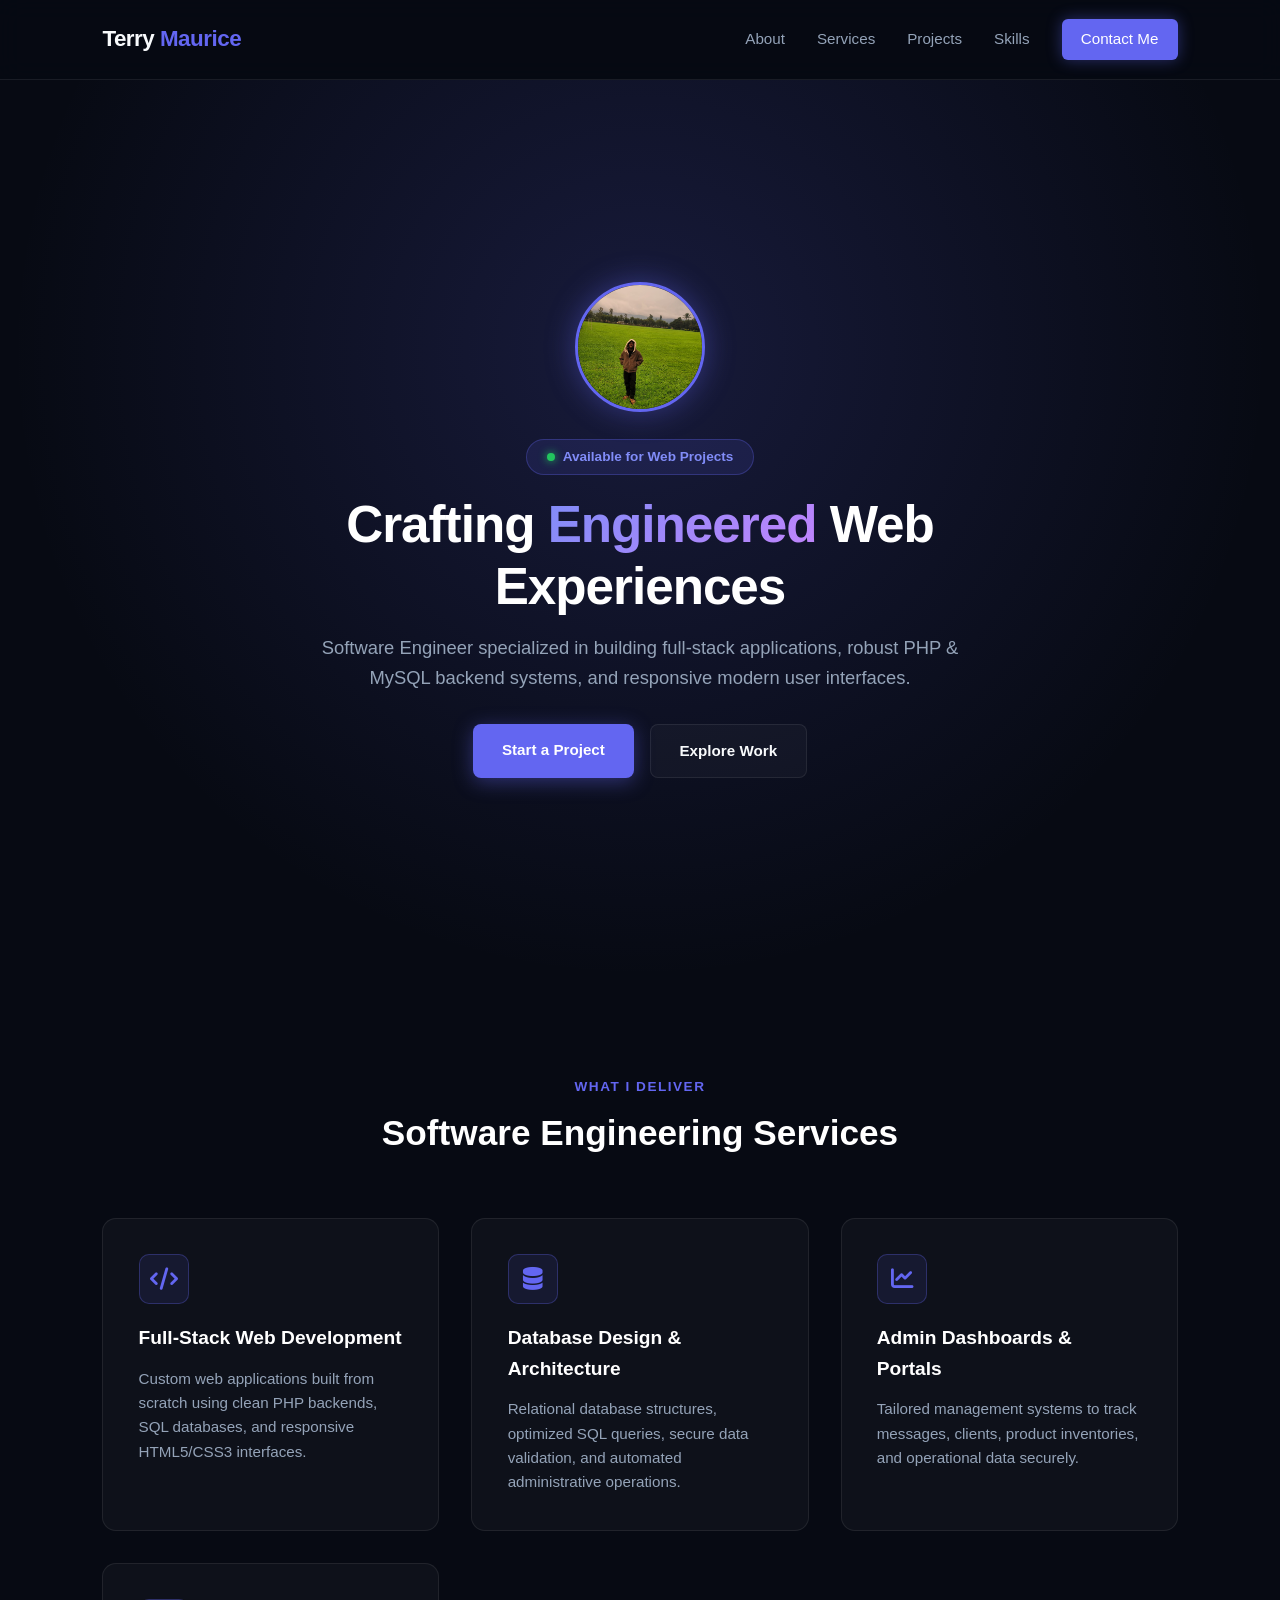
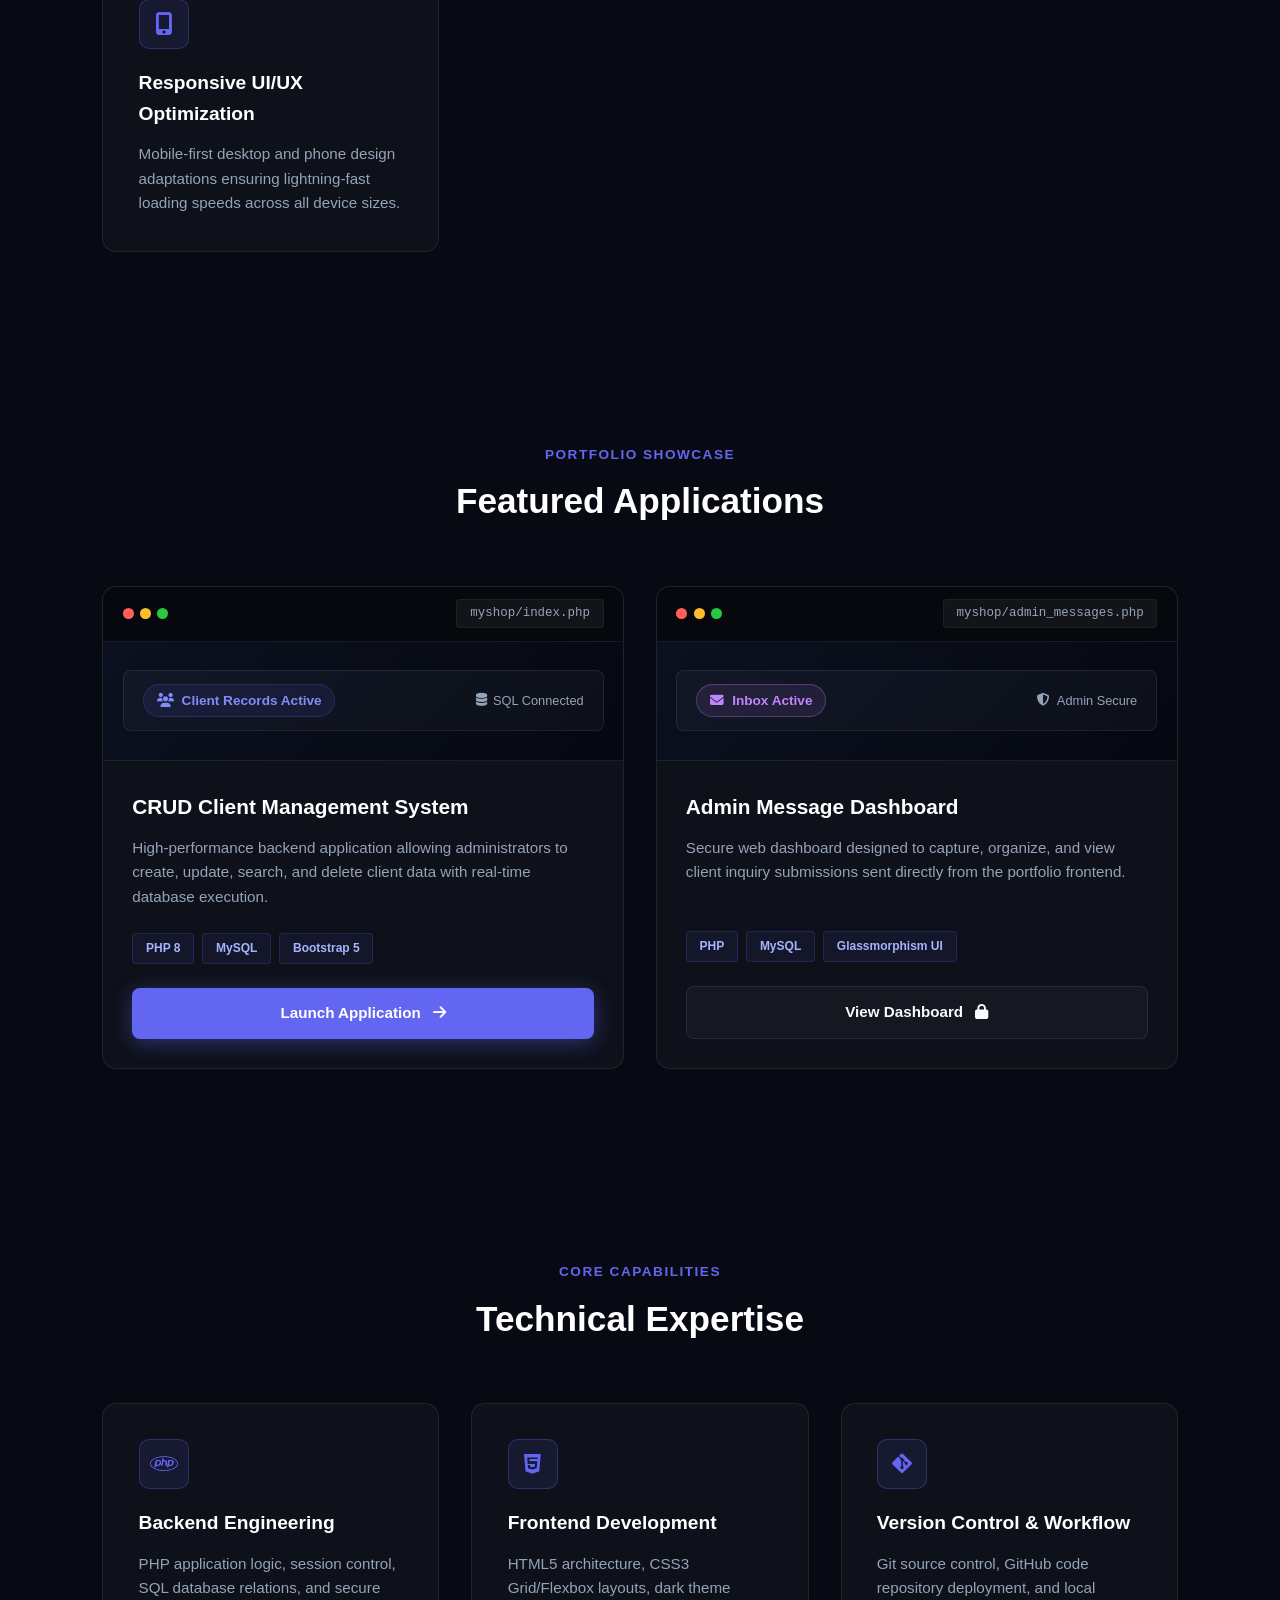
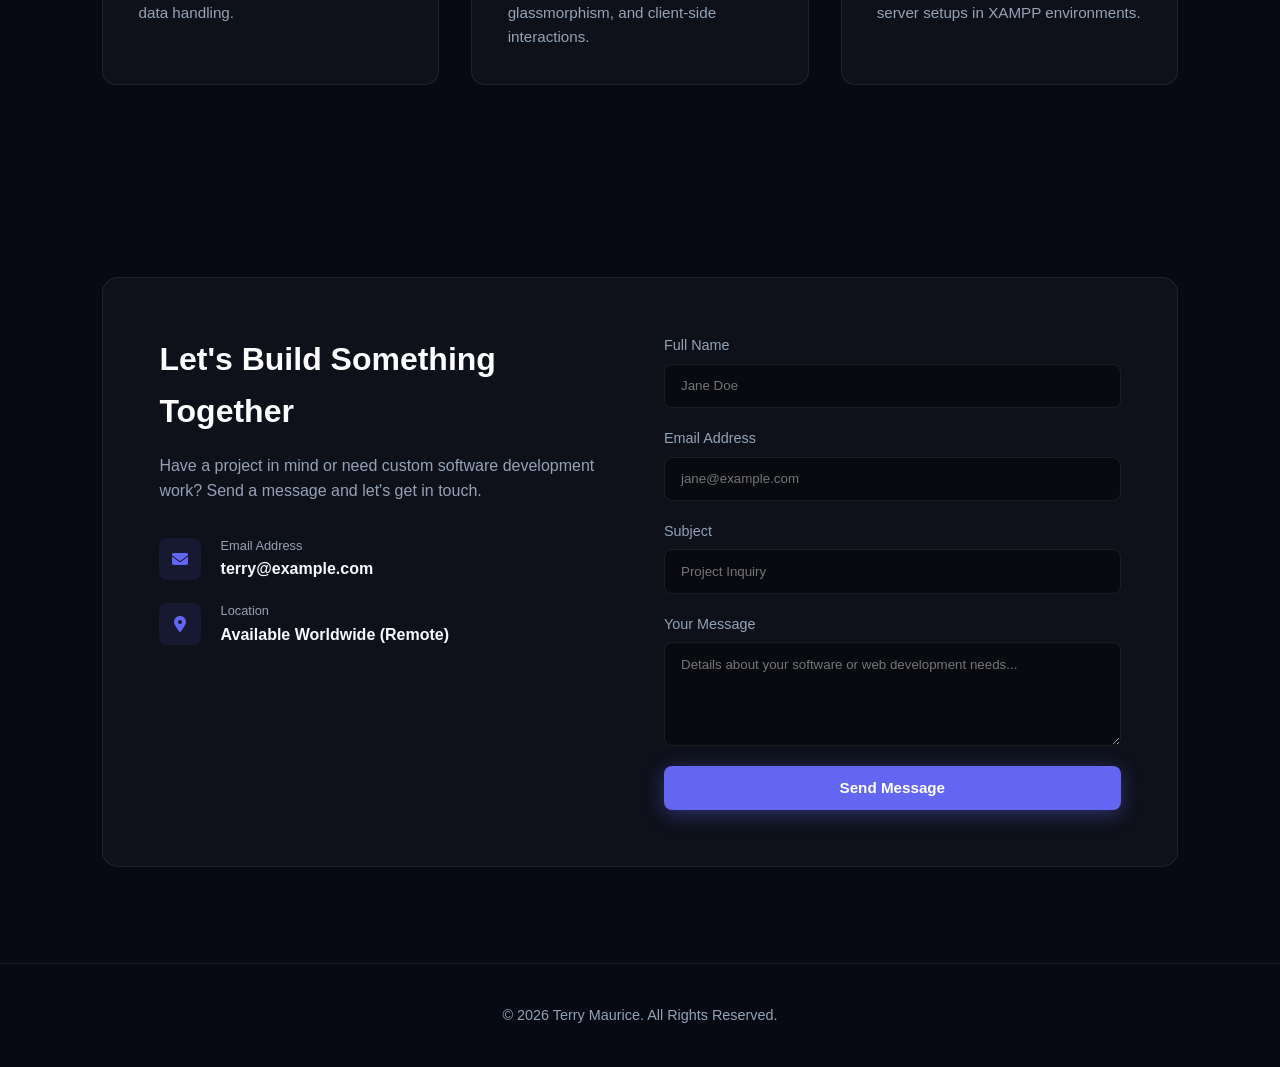
<file: index.html>
<!DOCTYPE html>
<html lang="en">
<head>
    <meta charset="UTF-8">
    <meta name="viewport" content="width=device-width, initial-scale=1.0">
    <title>Terry Maurice | Software Engineer & Full-Stack Developer</title>
    <!-- Font Awesome Icons -->
    <link rel="stylesheet" href="https://cdnjs.cloudflare.com/ajax/libs/font-awesome/6.4.0/css/all.min.css">
    
    <style>
        :root {
            --bg-main: #070a13;
            --bg-card: rgba(255, 255, 255, 0.03);
            --bg-card-hover: rgba(255, 255, 255, 0.06);
            --accent: #6366f1;
            --accent-glow: rgba(99, 102, 241, 0.4);
            --accent-hover: #4f46e5;
            --text-primary: #f8fafc;
            --text-secondary: #94a3b8;
            --border: rgba(255, 255, 255, 0.08);
            --border-highlight: rgba(99, 102, 241, 0.3);
        }

        * {
            margin: 0;
            padding: 0;
            box-sizing: border-box;
            font-family: 'Segoe UI', Tahoma, Geneva, Verdana, sans-serif;
        }

        html, body {
            width: 100%;
            overflow-x: hidden;
            background-color: var(--bg-main) !important;
            color: var(--text-primary) !important;
            line-height: 1.6;
            scroll-behavior: smooth;
        }

        /* Header / Navbar */
        .navbar {
            display: flex;
            justify-content: space-between;
            align-items: center;
            padding: 1.2rem 8%;
            background: rgba(7, 10, 19, 0.85);
            backdrop-filter: blur(12px);
            position: sticky;
            top: 0;
            z-index: 1000;
            border-bottom: 1px solid var(--border);
        }

        .logo {
            font-size: 1.4rem;
            font-weight: 700;
            color: var(--text-primary);
            text-decoration: none;
            letter-spacing: -0.5px;
        }

        .logo span { color: var(--accent); }

        .nav-links {
            display: flex;
            align-items: center;
            gap: 2rem;
        }

        .nav-links a {
            color: var(--text-secondary);
            text-decoration: none;
            font-size: 0.95rem;
            font-weight: 500;
            transition: color 0.3s ease;
        }

        .nav-links a:hover { color: var(--text-primary); }

        .btn-nav {
            padding: 0.5rem 1.2rem;
            background: var(--accent);
            color: #fff !important;
            border-radius: 6px;
            box-shadow: 0 0 15px var(--accent-glow);
            transition: all 0.3s ease;
        }

        .btn-nav:hover {
            background: var(--accent-hover);
            transform: translateY(-1px);
        }

        /* Mobile Hamburger Icon */
        .mobile-toggle {
            display: none;
            font-size: 1.6rem;
            color: var(--text-primary);
            cursor: pointer;
            background: none;
            border: none;
            outline: none;
        }

        /* Hero Section (100vh Viewport Height) */
        .hero {
            min-height: 100vh;
            display: flex;
            align-items: center;
            justify-content: center;
            text-align: center;
            padding: 2rem 8%;
            background: radial-gradient(circle at 50% 30%, rgba(99, 102, 241, 0.18) 0%, rgba(7, 10, 19, 0) 70%);
        }

        .hero-content { 
            max-width: 800px; 
            width: 100%;
        }

        .profile-img {
            width: 130px;
            height: 130px;
            border-radius: 50%;
            border: 3px solid var(--accent);
            object-fit: cover;
            margin-bottom: 1.2rem;
            box-shadow: 0 0 30px var(--accent-glow);
        }

        .badge {
            background: rgba(99, 102, 241, 0.12);
            color: #818cf8;
            padding: 0.4rem 1.2rem;
            border-radius: 20px;
            font-size: 0.85rem;
            font-weight: 600;
            border: 1px solid var(--border-highlight);
            display: inline-flex;
            align-items: center;
            gap: 0.5rem;
        }

        .badge-dot {
            width: 8px;
            height: 8px;
            background: #22c55e;
            border-radius: 50%;
            box-shadow: 0 0 8px #22c55e;
        }

        .hero h1 {
            font-size: 3.2rem;
            margin: 1.2rem 0 1rem;
            line-height: 1.2;
            color: #ffffff;
            font-weight: 800;
            letter-spacing: -1px;
        }

        .hero h1 span {
    background: linear-gradient(135deg, #818cf8 0%, #c084fc 100%);
    -webkit-background-clip: text;
    background-clip: text;
    -webkit-text-fill-color: transparent;
}

        .hero p {
            color: var(--text-secondary);
            font-size: 1.15rem;
            margin-bottom: 2rem;
            max-width: 650px;
            margin-left: auto;
            margin-right: auto;
        }

        .hero-btns {
            display: flex;
            gap: 1rem;
            justify-content: center;
        }

        /* Buttons */
        .btn {
            padding: 0.85rem 1.8rem;
            border-radius: 8px;
            text-decoration: none;
            font-weight: 600;
            transition: all 0.3s ease;
            display: inline-block;
            border: none;
            cursor: pointer;
            font-size: 0.95rem;
        }

        .btn-primary { 
            background: var(--accent); 
            color: #fff;
            box-shadow: 0 4px 20px var(--accent-glow);
        }
        
        .btn-primary:hover { 
            background: var(--accent-hover);
            transform: translateY(-2px);
        }

        .btn-secondary {
            background: var(--bg-card);
            color: var(--text-primary);
            border: 1px solid var(--border);
        }
        
        .btn-secondary:hover { 
            background: var(--bg-card-hover);
            border-color: var(--text-secondary);
            transform: translateY(-2px);
        }

        /* Sections Structure */
        .section { padding: 6rem 8%; }

        .section-header {
            text-align: center;
            margin-bottom: 3.5rem;
        }

        .section-subtitle {
            color: var(--accent);
            font-weight: 700;
            text-transform: uppercase;
            font-size: 0.85rem;
            letter-spacing: 1.5px;
            margin-bottom: 0.5rem;
            display: block;
        }

        .section-title {
            font-size: 2.2rem;
            color: #ffffff;
            font-weight: 700;
        }

        .grid-container {
            display: grid;
            grid-template-columns: repeat(auto-fit, minmax(320px, 1fr));
            gap: 2rem;
        }

        /* Project Mockup Cards */
        .project-card {
            background: var(--bg-card);
            border: 1px solid var(--border);
            border-radius: 14px;
            overflow: hidden;
            display: flex;
            flex-direction: column;
            transition: all 0.3s ease;
        }

        .project-card:hover {
            transform: translateY(-6px);
            border-color: var(--border-highlight);
            box-shadow: 0 12px 30px rgba(0, 0, 0, 0.4);
        }

        .mockup-header {
            background: rgba(0, 0, 0, 0.5);
            padding: 0.8rem 1.2rem;
            display: flex;
            align-items: center;
            justify-content: space-between;
            border-bottom: 1px solid var(--border);
        }

        .mockup-dots {
            display: flex;
            gap: 0.4rem;
            align-items: center;
        }

        .dot { width: 11px; height: 11px; border-radius: 50%; display: inline-block; }
        .dot-red { background: #ff5f56; }
        .dot-yellow { background: #ffbd2e; }
        .dot-green { background: #27c93f; }

        .mockup-url { 
            font-size: 0.78rem; 
            color: var(--text-secondary); 
            font-family: 'Courier New', monospace;
            background: rgba(255, 255, 255, 0.05);
            padding: 0.2rem 0.8rem;
            border-radius: 4px;
            border: 1px solid rgba(255, 255, 255, 0.05);
        }

        /* Clean App Visual Preview Box */
        .mockup-preview {
            background: linear-gradient(135deg, #0b1120 0%, #050811 100%);
            padding: 1.8rem 1.2rem;
            border-bottom: 1px solid var(--border);
            display: flex;
            align-items: center;
            justify-content: center;
            min-height: 110px;
        }

        .app-preview-box {
            display: flex;
            align-items: center;
            justify-content: space-between;
            width: 100%;
            background: rgba(255, 255, 255, 0.03);
            border: 1px solid var(--border);
            padding: 0.8rem 1.2rem;
            border-radius: 8px;
        }

        .app-badge {
            font-size: 0.85rem;
            font-weight: 600;
            color: #818cf8;
            background: rgba(99, 102, 241, 0.1);
            border: 1px solid rgba(99, 102, 241, 0.2);
            padding: 0.3rem 0.8rem;
            border-radius: 20px;
            display: flex;
            align-items: center;
            gap: 0.5rem;
        }

        .app-status {
            font-size: 0.8rem;
            color: var(--text-secondary);
            display: flex;
            align-items: center;
            gap: 0.4rem;
        }

        .project-body {
            padding: 1.8rem;
            display: flex;
            flex-direction: column;
            flex-grow: 1;
        }

        .project-body h3 { 
            font-size: 1.3rem; 
            color: #fff; 
            margin-bottom: 0.8rem; 
        }

        .project-body p { 
            color: var(--text-secondary); 
            font-size: 0.95rem; 
            margin-bottom: 1.5rem; 
            flex-grow: 1; 
        }

        .tech-tags {
            display: flex;
            gap: 0.5rem;
            flex-wrap: wrap;
            margin-bottom: 1.5rem;
        }

        .tag {
            background: rgba(99, 102, 241, 0.08);
            color: #a5b4fc;
            font-size: 0.75rem;
            padding: 0.3rem 0.8rem;
            border-radius: 4px;
            border: 1px solid rgba(99, 102, 241, 0.2);
            font-weight: 600;
        }

        /* Services & Capability Cards */
        .service-card {
            background: var(--bg-card);
            border: 1px solid var(--border);
            padding: 2.2rem;
            border-radius: 14px;
            transition: all 0.3s ease;
        }

        .service-card:hover { 
            transform: translateY(-5px);
            background: var(--bg-card-hover);
            border-color: var(--border-highlight);
        }

        .service-icon {
            width: 50px;
            height: 50px;
            background: rgba(99, 102, 241, 0.1);
            border: 1px solid var(--border-highlight);
            border-radius: 10px;
            display: flex;
            align-items: center;
            justify-content: center;
            font-size: 1.4rem;
            color: var(--accent);
            margin-bottom: 1.2rem;
        }

        .service-card h3 { 
            margin-bottom: 0.8rem; 
            color: #fff; 
            font-size: 1.2rem;
        }

        .service-card p { 
            color: var(--text-secondary); 
            font-size: 0.95rem; 
        }

        /* Contact Section */
        .contact-container {
            display: grid;
            grid-template-columns: 1fr 1fr;
            gap: 3rem;
            background: var(--bg-card);
            border: 1px solid var(--border);
            padding: 3.5rem;
            border-radius: 16px;
        }

        .contact-info h2 {
            font-size: 2rem;
            color: #fff;
            margin-bottom: 1rem;
        }

        .contact-info p {
            color: var(--text-secondary);
            margin-bottom: 2rem;
        }

        .info-item {
            display: flex;
            align-items: center;
            gap: 1.2rem;
            margin-top: 1.2rem;
            color: var(--text-primary);
        }

        .info-icon {
            width: 42px;
            height: 42px;
            background: rgba(99, 102, 241, 0.1);
            border-radius: 8px;
            display: flex;
            align-items: center;
            justify-content: center;
            color: var(--accent);
        }

        .contact-form {
            display: flex;
            flex-direction: column;
            gap: 1.2rem;
        }

        .form-group {
            display: flex;
            flex-direction: column;
            gap: 0.4rem;
        }

        .form-group label { font-size: 0.9rem; color: var(--text-secondary); }

        .form-group input,
        .form-group textarea {
            width: 100%;
            padding: 0.85rem 1rem;
            background: rgba(0, 0, 0, 0.4);
            border: 1px solid var(--border);
            border-radius: 8px;
            color: #fff;
            outline: none;
            transition: border-color 0.3s ease;
        }

        .form-group input:focus,
        .form-group textarea:focus { 
            border-color: var(--accent); 
        }

        .btn-full { width: 100%; }

        /* Footer */
        footer {
            text-align: center;
            padding: 2.5rem;
            border-top: 1px solid var(--border);
            color: var(--text-secondary);
            font-size: 0.9rem;
        }

        /* Mobile Viewport Responsiveness (Pixel 7 / Phone View) */
        @media (max-width: 768px) {
            .navbar { padding: 1rem 5%; }

            .mobile-toggle { display: block; }

            .nav-links {
                display: none;
                flex-direction: column;
                position: absolute;
                top: 100%;
                left: 0;
                width: 100%;
                background: #0b1021;
                padding: 1.5rem 0;
                gap: 1.2rem;
                border-bottom: 1px solid var(--border);
                box-shadow: 0 10px 20px rgba(0,0,0,0.5);
            }

            .nav-links.active { display: flex; }

            .hero {
                min-height: 100vh;
                padding: 5rem 5% 3rem 5%;
            }

            .hero h1 { font-size: 2.3rem; line-height: 1.25; }
            .hero p { font-size: 1rem; }

            .hero-btns {
                flex-direction: column;
                gap: 0.8rem;
                width: 100%;
            }

            .hero-btns .btn { width: 100%; }
            .grid-container { grid-template-columns: 1fr; }
            .contact-container { grid-template-columns: 1fr; padding: 1.8rem; }
            .section { padding: 4rem 5%; }
        }
    </style>
</head>
<body>

    <!-- Header / Navbar -->
    <header class="navbar">
        <a href="#" class="logo">Terry<span> Maurice</span></a>
        
        <!-- Mobile Toggle Button -->
        <button class="mobile-toggle" id="menuToggle" aria-label="Toggle Navigation">
            <i class="fa-solid fa-bars"></i>
        </button>

        <nav class="nav-links" id="navLinks">
            <a href="#about">About</a>
            <a href="#services">Services</a>
            <a href="#projects">Projects</a>
            <a href="#skills">Skills</a>
            <a href="#contact" class="btn-nav">Contact Me</a>
        </nav>
    </header>

    <!-- Hero Section -->
    <section class="hero" id="about">
        <div class="hero-content">
            <img src="terry.jpeg.jpeg" alt="Terry Maurice" class="profile-img">
            <div>
                <span class="badge">
                    <span class="badge-dot"></span> Available for Web Projects
                </span>
            </div>
            <h1>Crafting <span>Engineered</span> Web Experiences</h1>
            <p>Software Engineer specialized in building full-stack applications, robust PHP & MySQL backend systems, and responsive modern user interfaces.</p>
            <div class="hero-btns">
                <a href="#contact" class="btn btn-primary">Start a Project</a>
                <a href="#projects" class="btn btn-secondary">Explore Work</a>
            </div>
        </div>
    </section>

    <!-- What I Offer (Services Section) -->
    <section class="section" id="services">
        <div class="section-header">
            <span class="section-subtitle">What I Deliver</span>
            <h2 class="section-title">Software Engineering Services</h2>
        </div>
        <div class="grid-container">
            
            <div class="service-card">
                <div class="service-icon"><i class="fa-solid fa-code"></i></div>
                <h3>Full-Stack Web Development</h3>
                <p>Custom web applications built from scratch using clean PHP backends, SQL databases, and responsive HTML5/CSS3 interfaces.</p>
            </div>

            <div class="service-card">
                <div class="service-icon"><i class="fa-solid fa-database"></i></div>
                <h3>Database Design & Architecture</h3>
                <p>Relational database structures, optimized SQL queries, secure data validation, and automated administrative operations.</p>
            </div>

            <div class="service-card">
                <div class="service-icon"><i class="fa-solid fa-chart-line"></i></div>
                <h3>Admin Dashboards & Portals</h3>
                <p>Tailored management systems to track messages, clients, product inventories, and operational data securely.</p>
            </div>

            <div class="service-card">
                <div class="service-icon"><i class="fa-solid fa-mobile-screen-button"></i></div>
                <h3>Responsive UI/UX Optimization</h3>
                <p>Mobile-first desktop and phone design adaptations ensuring lightning-fast loading speeds across all device sizes.</p>
            </div>

        </div>
    </section>

    <!-- Projects Showcase Section -->
    <section class="section" id="projects">
        <div class="section-header">
            <span class="section-subtitle">Portfolio Showcase</span>
            <h2 class="section-title">Featured Applications</h2>
        </div>
        <div class="grid-container">
            
            <!-- Project 1: CRUD Shop -->
            <div class="project-card">
                <div class="mockup-header">
                    <div class="mockup-dots">
                        <span class="dot dot-red"></span>
                        <span class="dot dot-yellow"></span>
                        <span class="dot dot-green"></span>
                    </div>
                    <span class="mockup-url">myshop/index.php</span>
                </div>
                <!-- Clean UI Interface Preview -->
                <div class="mockup-preview">
                    <div class="app-preview-box">
                        <div class="app-badge"><i class="fa-solid fa-users"></i> Client Records Active</div>
                        <div class="app-status"><i class="fa-solid fa-database"></i> SQL Connected</div>
                    </div>
                </div>
                <div class="project-body">
                    <h3>CRUD Client Management System</h3>
                    <p>High-performance backend application allowing administrators to create, update, search, and delete client data with real-time database execution.</p>
                    <div class="tech-tags">
                        <span class="tag">PHP 8</span>
                        <span class="tag">MySQL</span>
                        <span class="tag">Bootstrap 5</span>
                    </div>
                    <a href="index.php" class="btn btn-primary" style="text-align: center;">Launch Application <i class="fa-solid fa-arrow-right" style="margin-left: 0.5rem;"></i></a>
                </div>
            </div>

            <!-- Project 2: Admin Dashboard -->
            <div class="project-card">
                <div class="mockup-header">
                    <div class="mockup-dots">
                        <span class="dot dot-red"></span>
                        <span class="dot dot-yellow"></span>
                        <span class="dot dot-green"></span>
                    </div>
                    <span class="mockup-url">myshop/admin_messages.php</span>
                </div>
                <!-- Clean UI Interface Preview -->
                <div class="mockup-preview">
                    <div class="app-preview-box">
                        <div class="app-badge" style="color: #c084fc; border-color: rgba(192, 132, 252, 0.3); background: rgba(192, 132, 252, 0.1);">
                            <i class="fa-solid fa-envelope"></i> Inbox Active
                        </div>
                        <div class="app-status"><i class="fa-solid fa-shield-halved"></i> Admin Secure</div>
                    </div>
                </div>
                <div class="project-body">
                    <h3>Admin Message Dashboard</h3>
                    <p>Secure web dashboard designed to capture, organize, and view client inquiry submissions sent directly from the portfolio frontend.</p>
                    <div class="tech-tags">
                        <span class="tag">PHP</span>
                        <span class="tag">MySQL</span>
                        <span class="tag">Glassmorphism UI</span>
                    </div>
                    <a href="admin_messages.php" class="btn btn-secondary" style="text-align: center;">View Dashboard <i class="fa-solid fa-lock" style="margin-left: 0.5rem;"></i></a>
                </div>
            </div>

        </div>
    </section>

    <!-- Technical Skills Section -->
    <section class="section" id="skills">
        <div class="section-header">
            <span class="section-subtitle">Core Capabilities</span>
            <h2 class="section-title">Technical Expertise</h2>
        </div>
        <div class="grid-container">
            <div class="service-card">
                <i class="fa-brands fa-php service-icon"></i>
                <h3>Backend Engineering</h3>
                <p>PHP application logic, session control, SQL database relations, and secure data handling.</p>
            </div>
            <div class="service-card">
                <i class="fa-brands fa-html5 service-icon"></i>
                <h3>Frontend Development</h3>
                <p>HTML5 architecture, CSS3 Grid/Flexbox layouts, dark theme glassmorphism, and client-side interactions.</p>
            </div>
            <div class="service-card">
                <i class="fa-brands fa-git-alt service-icon"></i>
                <h3>Version Control & Workflow</h3>
                <p>Git source control, GitHub code repository deployment, and local server setups in XAMPP environments.</p>
            </div>
        </div>
    </section>

    <!-- Contact Form Section -->
    <section class="section" id="contact">
        <div class="contact-container">
            <div class="contact-info">
                <h2>Let's Build Something Together</h2>
                <p>Have a project in mind or need custom software development work? Send a message and let's get in touch.</p>
                
                <div class="info-item">
                    <div class="info-icon"><i class="fa-solid fa-envelope"></i></div>
                    <div>
                        <span style="font-size: 0.8rem; color: var(--text-secondary); display: block;">Email Address</span>
                        <strong>terry@example.com</strong>
                    </div>
                </div>

                <div class="info-item">
                    <div class="info-icon"><i class="fa-solid fa-location-dot"></i></div>
                    <div>
                        <span style="font-size: 0.8rem; color: var(--text-secondary); display: block;">Location</span>
                        <strong>Available Worldwide (Remote)</strong>
                    </div>
                </div>
            </div>

            <form action="contact.php" method="POST" class="contact-form">
                <div class="form-group">
                    <label for="name">Full Name</label>
                    <input type="text" id="name" name="name" placeholder="Jane Doe" required>
                </div>
                <div class="form-group">
                    <label for="email">Email Address</label>
                    <input type="email" id="email" name="email" placeholder="jane@example.com" required>
                </div>
                <div class="form-group">
                    <label for="subject">Subject</label>
                    <input type="text" id="subject" name="subject" placeholder="Project Inquiry" required>
                </div>
                <div class="form-group">
                    <label for="message">Your Message</label>
                    <textarea id="message" name="message" rows="5" placeholder="Details about your software or web development needs..." required></textarea>
                </div>
                <button type="submit" class="btn btn-primary btn-full">Send Message</button>
            </form>
        </div>
    </section>

    <footer>
        <p>&copy; 2026 Terry Maurice. All Rights Reserved.</p>
    </footer>

    <!-- Mobile Menu Toggle Script -->
    <script>
        const menuToggle = document.getElementById('menuToggle');
        const navLinks = document.getElementById('navLinks');

        menuToggle.addEventListener('click', () => {
            navLinks.classList.toggle('active');
        });

        document.querySelectorAll('.nav-links a').forEach(link => {
            link.addEventListener('click', () => {
                navLinks.classList.remove('active');
            });
        });
    </script>
</body>
</html>
</file>
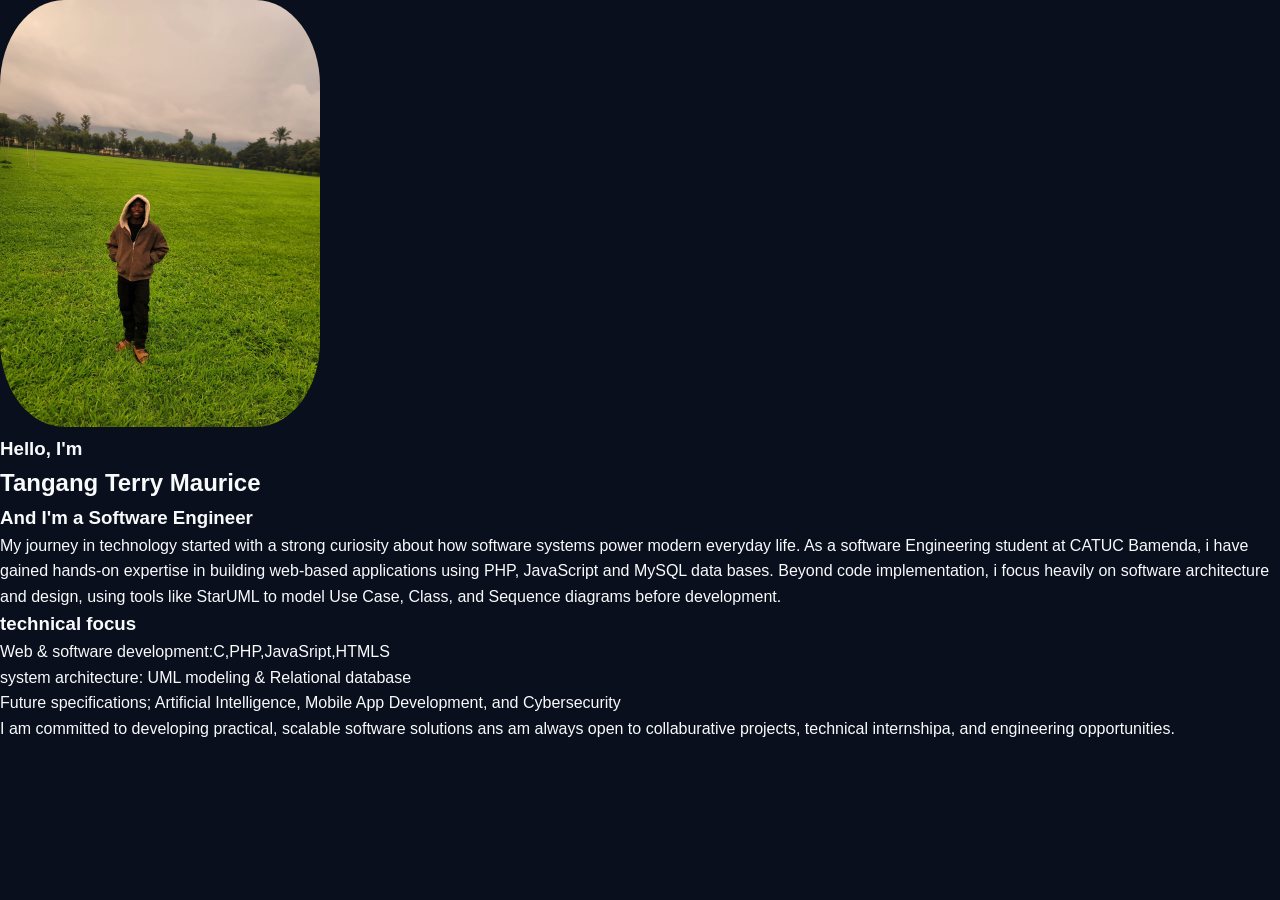
<file: readmi.html>
<!DOCTYPE html>
<html lang="en">
<head>
    <meta charset="UTF-8">
    <meta name="viewport" content="width=device-width, initial-scale=1.0">
    <title>read more</title>
    <link rel="stylesheet" href="style.css"/>

</head>
<body>
     <section class="home" id="home">
        <div class="home-img">
            <img alt="profile" src="terry.jpeg.jpeg"/>
        </div>
        <div class="home-content">
            <h3>Hello, I'm</h3>
            <h1>Tangang Terry Maurice</h1>
            <h3>And I'm a Software Engineer <span class="multiple-text"></span></h3>

    <div class="readmi">
<p>My journey in technology started with a strong curiosity about how software systems power modern everyday life. As a software Engineering student at CATUC Bamenda, i have gained hands-on expertise in building web-based applications using PHP, JavaScript and MySQL data bases.
    Beyond code implementation, i focus heavily on software architecture and design, using tools like StarUML to model Use Case, Class, and Sequence diagrams before development.
       
    <n>
    <h3>technical focus</h3></n>
    
        <ul>
            <li>Web & software development:C,PHP,JavaSript,HTMLS</li>
          <li> system architecture: UML modeling & Relational database</li>
           <li> Future specifications; Artificial Intelligence, Mobile App Development, and Cybersecurity </li>
        </ul>
     I am committed to developing practical, scalable software solutions ans am always open to collaburative projects, technical internshipa, and engineering opportunities.
</p>

    </div>
</body>
</html>

<style>

    .home-img img {
    width: 25vw;
    animation: floatImage 4s ease-in-out infinite;
    border-radius: 20%;
    box-shadow: 0 0 25px var(--main-color);
    cursor: pointer;
    transition: 0.4s ease-in-out;
}
</style>
</file>
<file: style.css>
:root {
        --bg-main: #0a0f1d;
        --bg-card: rgba(255, 255, 255, 0.04);
        --accent: #6366f1;
        --accent-hover: #4f46e5;
        --text-primary: #f8fafc;
        --text-secondary: #94a3b8;
        --border: rgba(255, 255, 255, 0.08);
    }

    * {
        margin: 0;
        padding: 0;
        box-sizing: border-box;
        font-family: 'Segoe UI', Tahoma, Geneva, Verdana, sans-serif;
    }

    html, body {
        width: 100%;
        overflow-x: hidden;
        background-color: var(--bg-main) !important;
        color: var(--text-primary) !important;
        line-height: 1.6;
        scroll-behavior: smooth;
    }

    /* Navigation Bar */
    .navbar {
        display: flex;
        justify-content: space-between;
        align-items: center;
        padding: 1.2rem 8%;
        background: rgba(10, 15, 29, 0.95);
        backdrop-filter: blur(10px);
        position: sticky;
        top: 0;
        z-index: 1000;
        border-bottom: 1px solid var(--border);
    }

    .logo {
        font-size: 1.4rem;
        font-weight: 700;
        color: var(--text-primary);
        text-decoration: none;
    }

    .logo span { 
        color: var(--accent); 
    }

    .nav-links {
        display: flex;
        align-items: center;
        gap: 2rem;
    }

    .nav-links a {
        color: var(--text-secondary);
        text-decoration: none;
        transition: color 0.3s ease;
    }

    .nav-links a:hover { 
        color: var(--text-primary); 
    }

    .btn-nav {
        padding: 0.5rem 1.2rem;
        background: var(--accent);
        color: #fff !important;
        border-radius: 6px;
        transition: background 0.3s ease;
    }

    .btn-nav:hover {
        background: var(--accent-hover);
    }

    /* Hero Section (Full Viewport Height) */
    .hero {
        min-height: 100vh;
        display: flex;
        align-items: center;
        justify-content: center;
        text-align: center;
        padding: 2rem 8%;
        background: radial-gradient(circle at center, rgba(99, 102, 241, 0.15) 0%, transparent 70%);
    }

    .hero-content { 
        max-width: 750px; 
        width: 100%;
    }

    .profile-img {
        width: 130px;
        height: 130px;
        border-radius: 50%;
        border: 3px solid var(--accent);
        object-fit: cover;
        margin-bottom: 1.2rem;
        box-shadow: 0 8px 24px rgba(99, 102, 241, 0.25);
    }

    .badge {
        background: rgba(99, 102, 241, 0.15);
        color: var(--accent);
        padding: 0.4rem 1rem;
        border-radius: 20px;
        font-size: 0.85rem;
        font-weight: 600;
        border: 1px solid rgba(99, 102, 241, 0.3);
        display: inline-block;
    }

    .hero h1 {
        font-size: 3rem;
        margin: 1.2rem 0 1rem;
        line-height: 1.2;
        color: #ffffff;
    }

    .hero p {
        color: var(--text-secondary);
        font-size: 1.1rem;
        margin-bottom: 2rem;
    }

    .hero-btns {
        display: flex;
        gap: 1rem;
        justify-content: center;
    }

    /* General Buttons */
    .btn {
        padding: 0.8rem 1.8rem;
        border-radius: 8px;
        text-decoration: none;
        font-weight: 600;
        transition: all 0.3s ease;
        display: inline-block;
        border: none;
        cursor: pointer;
    }

    .btn-primary {
        background: var(--accent);
        color: #fff;
    }

    .btn-primary:hover { 
        background: var(--accent-hover); 
    }

    .btn-secondary {
        background: transparent;
        color: var(--text-primary);
        border: 1px solid var(--border);
    }

    .btn-secondary:hover { 
        background: rgba(255, 255, 255, 0.1); 
    }

    /* Section Structure */
    .section {
        padding: 5rem 8%;
    }

    .section-title {
        font-size: 2rem;
        text-align: center;
        margin-bottom: 3rem;
        color: #ffffff;
    }

    .grid-container {
        display: grid;
        grid-template-columns: repeat(auto-fit, minmax(320px, 1fr));
        gap: 2rem;
    }

    /* Application / Project Mockup Cards */
    .project-card {
        background: var(--bg-card);
        border: 1px solid var(--border);
        border-radius: 12px;
        overflow: hidden;
        display: flex;
        flex-direction: column;
        transition: transform 0.3s ease, border-color 0.3s ease;
    }

    .project-card:hover {
        transform: translateY(-6px);
        border-color: var(--accent);
    }

    .mockup-header {
        background: rgba(0, 0, 0, 0.4);
        padding: 0.8rem 1.2rem;
        display: flex;
        align-items: center;
        gap: 0.5rem;
        border-bottom: 1px solid var(--border);
    }

    .dot { 
        width: 10px; 
        height: 10px; 
        border-radius: 50%; 
        display: inline-block; 
    }
    
    .dot-red { background: #ff5f56; }
    .dot-yellow { background: #ffbd2e; }
    .dot-green { background: #27c93f; }

    .mockup-title { 
        font-size: 0.8rem; 
        color: var(--text-secondary); 
        margin-left: 0.5rem; 
    }

    .project-body {
        padding: 2rem;
        display: flex;
        flex-direction: column;
        flex-grow: 1;
    }

    .project-body h3 {
        font-size: 1.3rem;
        color: #fff;
        margin-bottom: 0.8rem;
    }

    .project-body p {
        color: var(--text-secondary);
        font-size: 0.95rem;
        margin-bottom: 1.5rem;
        flex-grow: 1;
    }

    .tech-tags {
        display: flex;
        gap: 0.5rem;
        flex-wrap: wrap;
        margin-bottom: 1.5rem;
    }

    .tag {
        background: rgba(255, 255, 255, 0.06);
        color: #cbd5e1;
        font-size: 0.75rem;
        padding: 0.3rem 0.8rem;
        border-radius: 4px;
        border: 1px solid var(--border);
    }

    /* Standard Cards */
    .card {
        background: var(--bg-card);
        border: 1px solid var(--border);
        padding: 2rem;
        border-radius: 12px;
        transition: transform 0.3s ease;
    }

    .card:hover { 
        transform: translateY(-5px); 
    }

    .card-icon {
        font-size: 2.5rem;
        color: var(--accent);
        margin-bottom: 1.2rem;
    }

    .card h3 { 
        margin-bottom: 0.8rem; 
        color: #fff; 
    }

    .card p { 
        color: var(--text-secondary); 
        font-size: 0.95rem; 
    }

    /* Contact Form Layout */
    .contact-container {
        display: grid;
        grid-template-columns: 1fr 1fr;
        gap: 3rem;
        background: var(--bg-card);
        border: 1px solid var(--border);
        padding: 3rem;
        border-radius: 16px;
    }

    .contact-info .info-item {
        display: flex;
        align-items: center;
        gap: 1rem;
        margin-top: 1.5rem;
        color: var(--text-secondary);
    }

    .contact-form {
        display: flex;
        flex-direction: column;
        gap: 1.2rem;
    }

    .form-group {
        display: flex;
        flex-direction: column;
        gap: 0.4rem;
    }

    .form-group label {
        font-size: 0.9rem;
        color: var(--text-secondary);
    }

    .form-group input,
    .form-group textarea {
        width: 100%;
        padding: 0.8rem 1rem;
        background: rgba(0, 0, 0, 0.4);
        border: 1px solid var(--border);
        border-radius: 8px;
        color: #fff;
        outline: none;
        transition: border-color 0.3s ease;
    }

    .form-group input:focus,
    .form-group textarea:focus {
        border-color: var(--accent);
    }

    .btn-full { 
        width: 100%; 
    }

    /* Footer */
    footer {
        text-align: center;
        padding: 2rem;
        border-top: 1px solid var(--border);
        color: var(--text-secondary);
        font-size: 0.9rem;
    }

    /* Mobile & Tablet Responsiveness (Phone View) */
    @media (max-width: 768px) {
        .navbar {
            padding: 1rem 5%;
        }

        .nav-links {
            display: none; /* Hide top links on mobile */
        }

        .hero {
            min-height: 100vh;
            padding: 5rem 5% 3rem 5%;
        }

        .hero h1 {
            font-size: 2.1rem;
            line-height: 1.3;
        }

        .hero p {
            font-size: 0.98rem;
        }

        .hero-btns {
            flex-direction: column;
            gap: 0.8rem;
            width: 100%;
        }

        .hero-btns .btn {
            width: 100%;
        }

        .grid-container {
            grid-template-columns: 1fr;
        }

        .contact-container {
            grid-template-columns: 1fr;
            padding: 1.5rem;
        }

        .section {
            padding: 3.5rem 5%;
        }
    }
</file>
